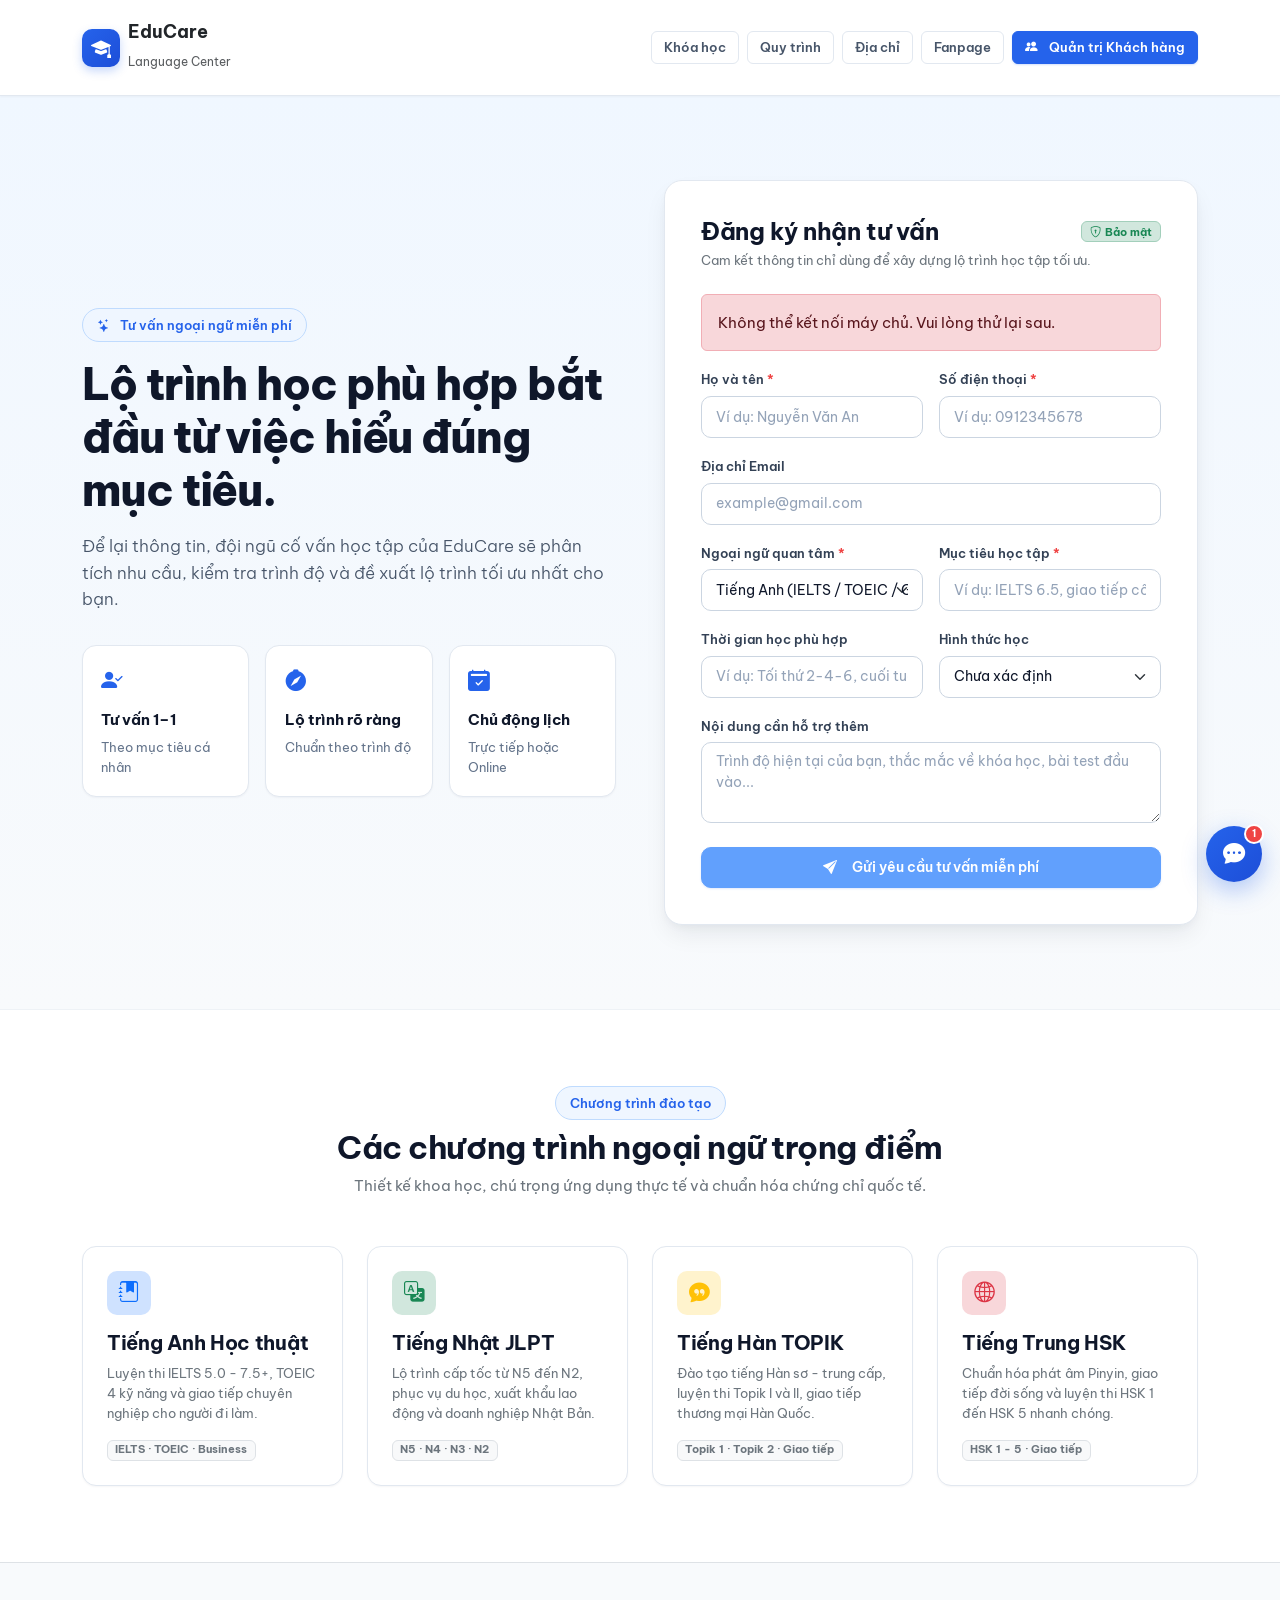
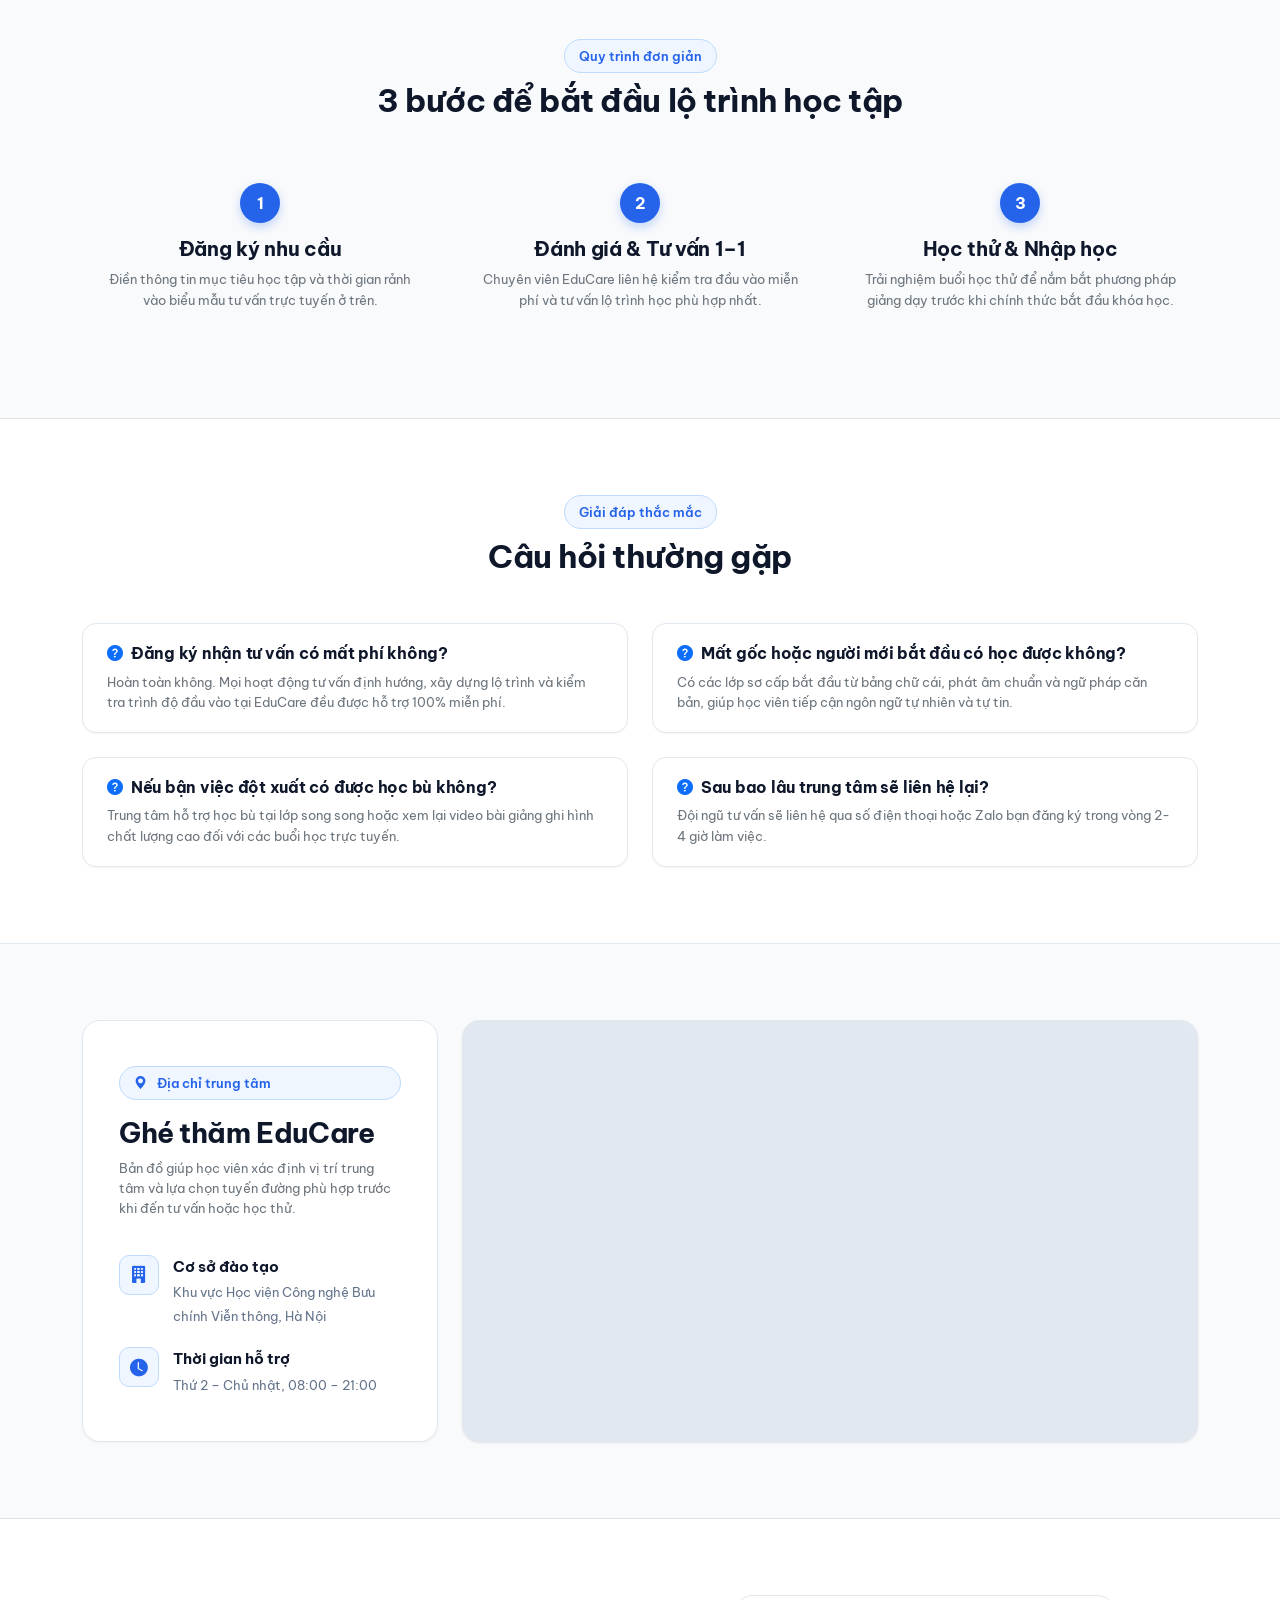
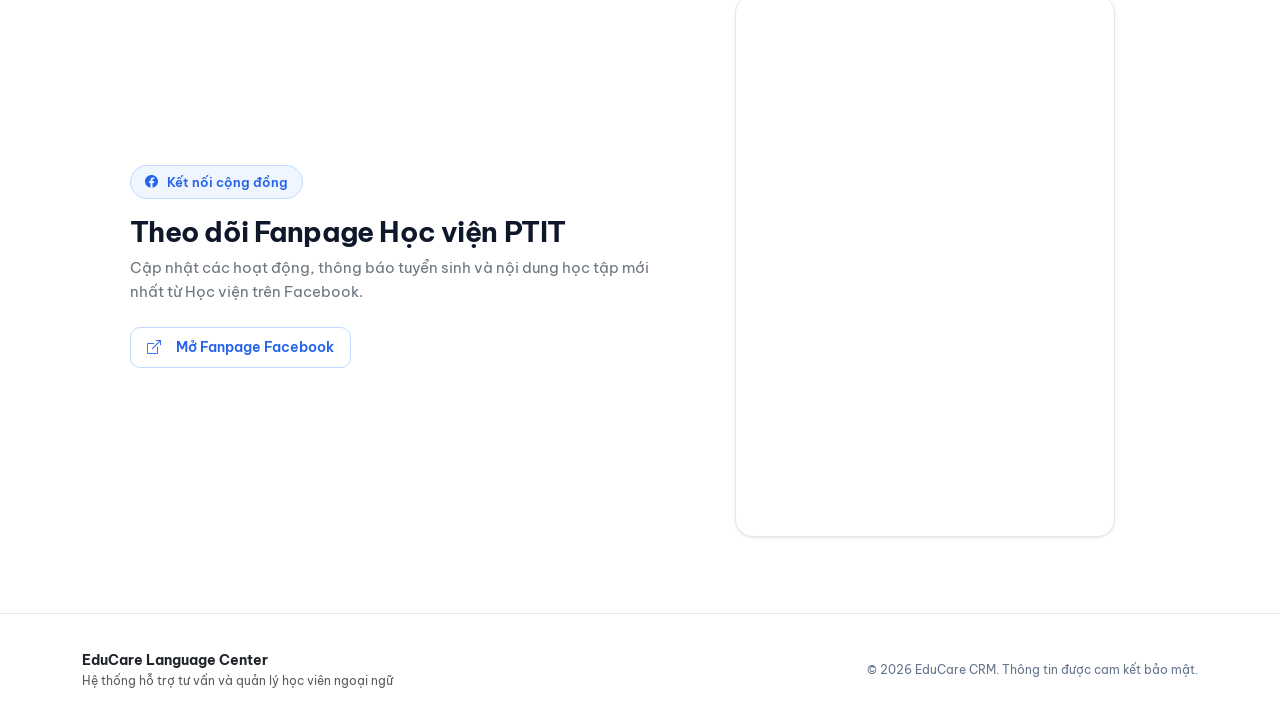
<file: index.html>
<!doctype html>
<html lang="vi">
<head><meta charset="utf-8"><meta name="viewport" content="width=device-width, initial-scale=1"><title>EduCare</title><meta http-equiv="refresh" content="0;url=consultation.html"></head>
<body><p>Đang chuyển đến <a href="consultation.html">trang đăng ký tư vấn</a>…</p></body>
</html>
</file>
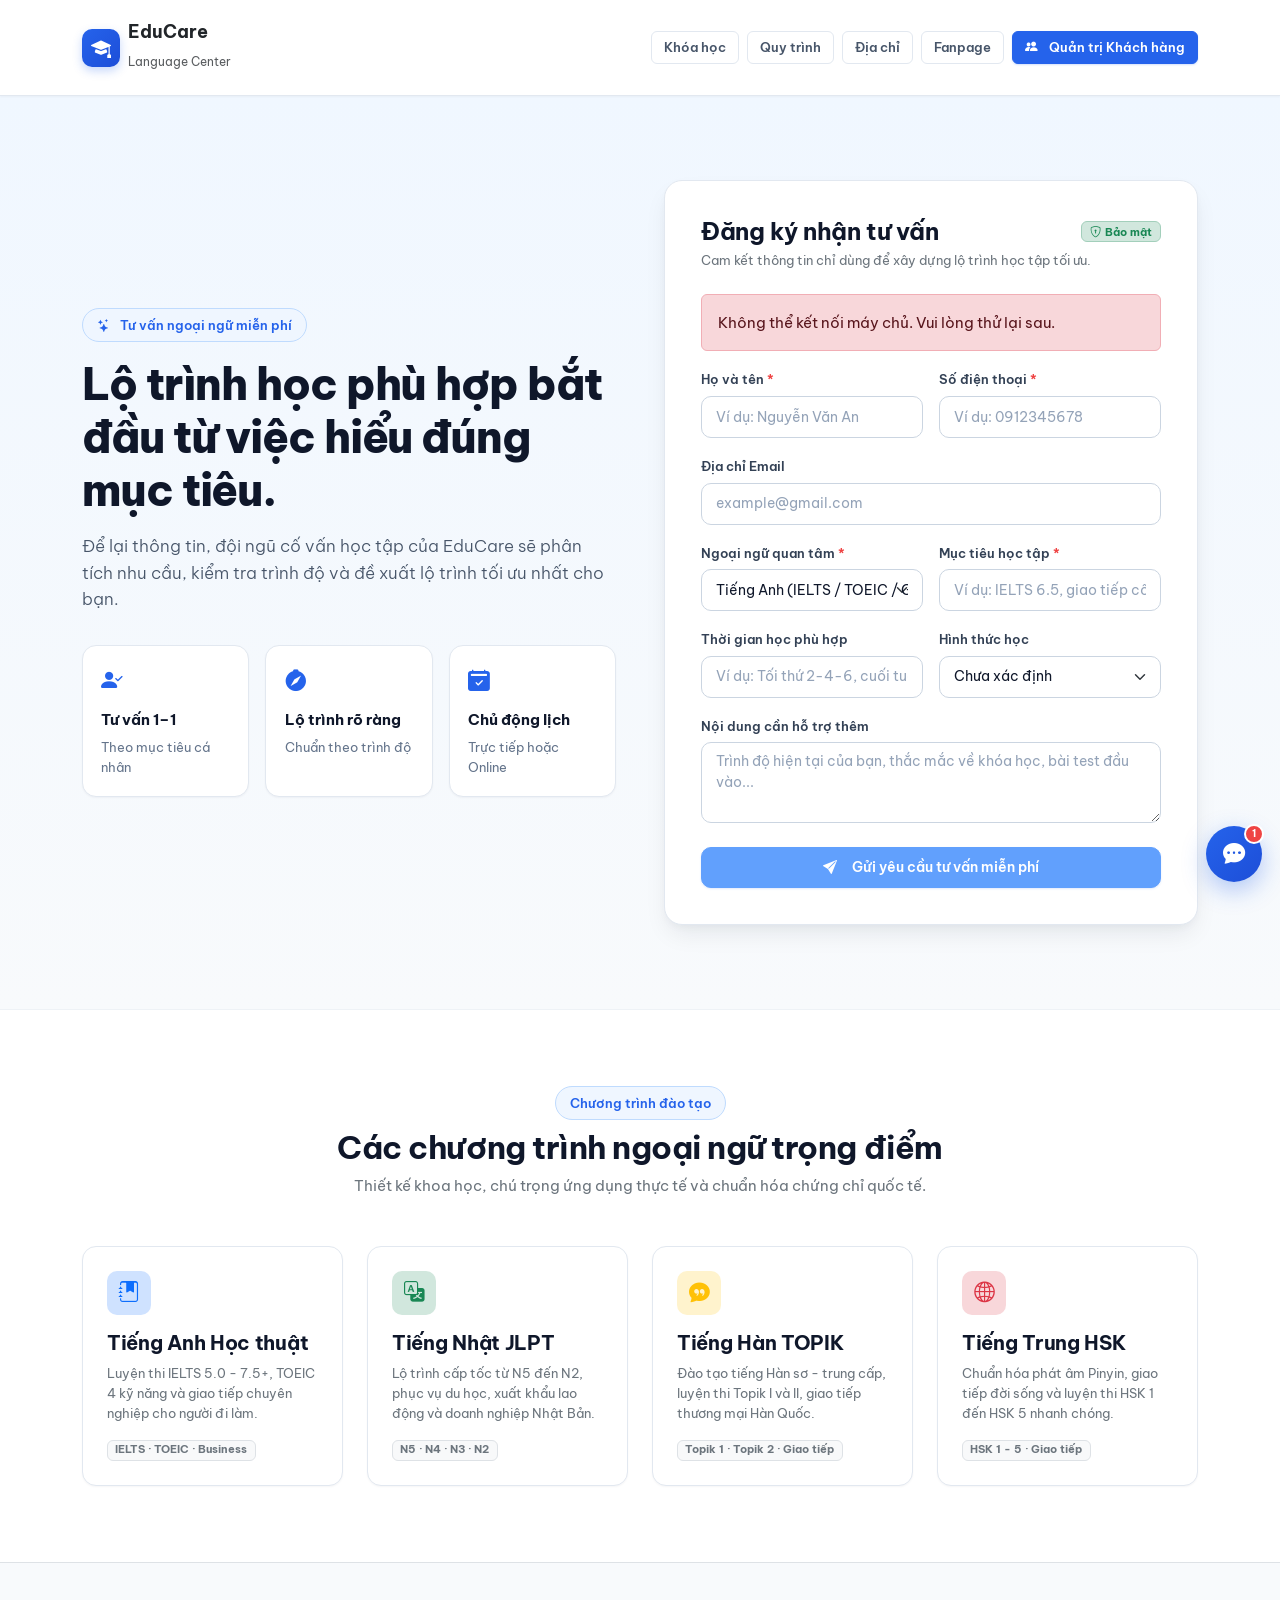
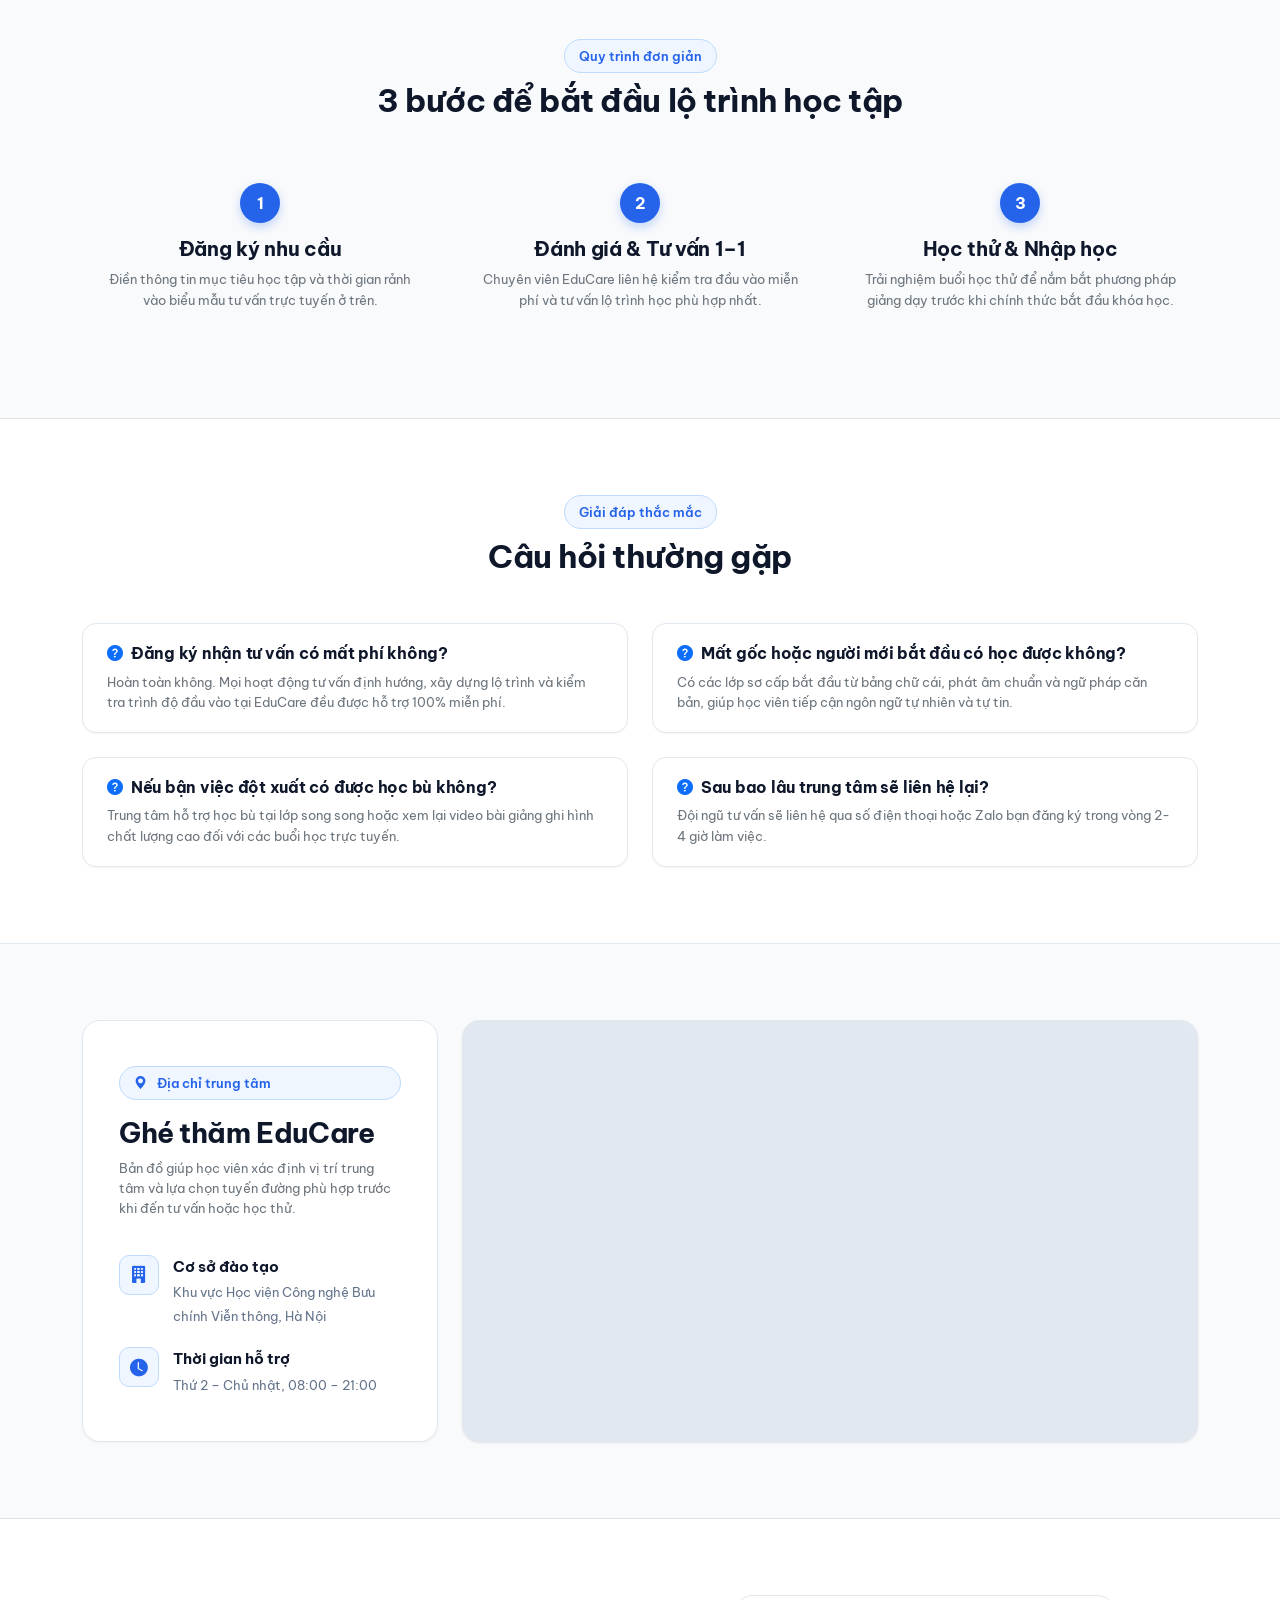
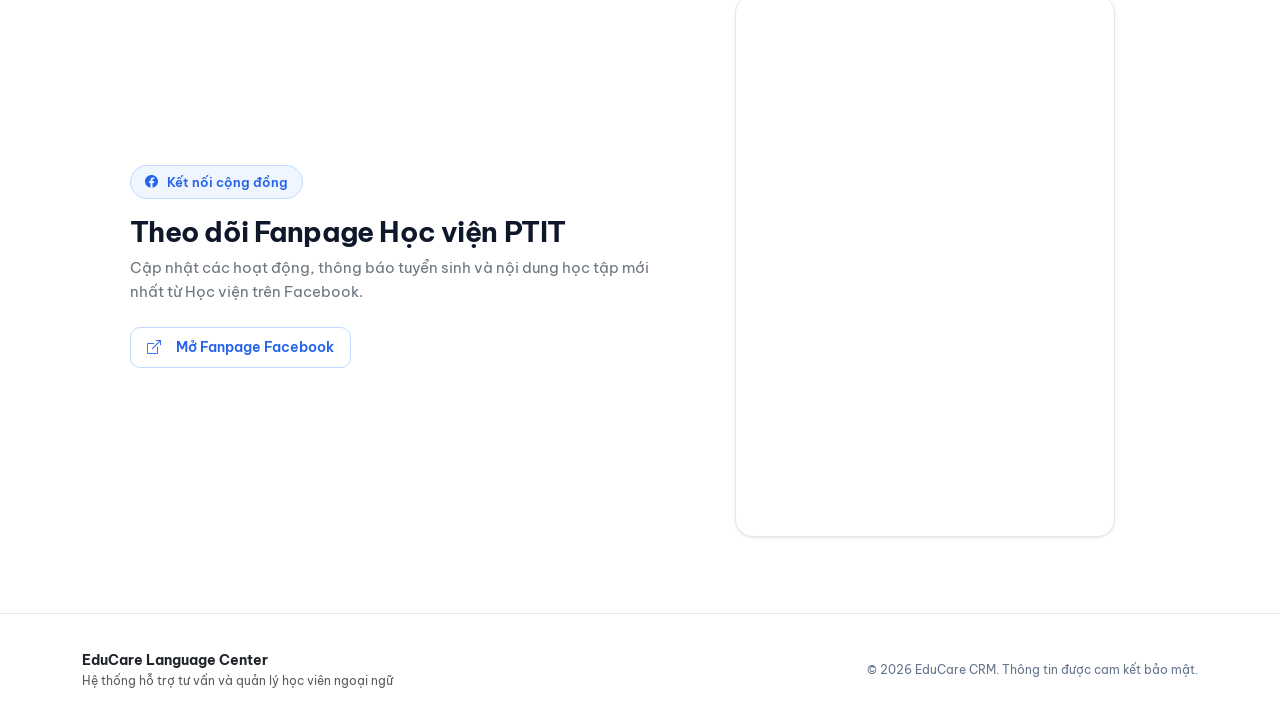
<file: consultation.html>
<!doctype html>
<html lang="vi">
<head>
    <meta charset="utf-8">
    <meta name="viewport" content="width=device-width, initial-scale=1">
    <title>Đăng ký tư vấn | EduCare Language Center</title>
    <link href="https://cdn.jsdelivr.net/npm/bootstrap@5.3.3/dist/css/bootstrap.min.css" rel="stylesheet">
    <link href="https://cdn.jsdelivr.net/npm/bootstrap-icons@1.11.3/font/bootstrap-icons.min.css" rel="stylesheet">
    <link href="assets/css/style.css" rel="stylesheet">
    <link href="assets/css/public.css" rel="stylesheet">
    <link href="assets/css/chatbot.css" rel="stylesheet">
</head>
<body class="public-page">
    <!-- Navbar điều hướng chính -->
    <nav class="navbar navbar-expand-lg public-navbar sticky-top" aria-label="Điều hướng công khai">
        <div class="container py-1">
            <a class="navbar-brand d-flex align-items-center gap-2 fw-bold text-dark text-decoration-none" href="consultation.html">
                <span class="public-brand"><i class="bi bi-mortarboard-fill" aria-hidden="true"></i></span>
                <div>
                    <span class="d-block" style="font-size: 1.15rem; line-height: 1.2;">EduCare</span>
                    <small class="text-muted fw-normal" style="font-size: .75rem;">Language Center</small>
                </div>
            </a>
            <div class="d-flex align-items-center gap-2">
                <a class="btn btn-sm btn-outline-secondary d-none d-sm-inline-flex" href="#coursesSection">Khóa học</a>
                <a class="btn btn-sm btn-outline-secondary d-none d-sm-inline-flex" href="#processSection">Quy trình</a>
                <a class="btn btn-sm btn-outline-secondary d-none d-md-inline-flex" href="#locationSection">Địa chỉ</a>
                <a class="btn btn-sm btn-outline-secondary d-none d-lg-inline-flex" href="#facebookSection">Fanpage</a>
                <a class="btn btn-sm btn-primary" href="customers.html">
                    <i class="bi bi-people-fill me-1" aria-hidden="true"></i>Quản trị Khách hàng
                </a>
            </div>
        </div>
    </nav>

    <main>
        <!-- Hero & Form Section -->
        <section class="public-hero">
            <div class="container">
                <div class="row align-items-center g-5">
                    <div class="col-lg-6">
                        <span class="eyebrow"><i class="bi bi-stars me-1"></i>Tư vấn ngoại ngữ miễn phí</span>
                        <h1 class="mt-3">Lộ trình học phù hợp bắt đầu từ việc hiểu đúng mục tiêu.</h1>
                        <p class="lead mt-3">
                            Để lại thông tin, đội ngũ cố vấn học tập của EduCare sẽ phân tích nhu cầu, kiểm tra trình độ và đề xuất lộ trình tối ưu nhất cho bạn.
                        </p>
                        <div class="row g-3 mt-2">
                            <div class="col-sm-4">
                                <div class="benefit">
                                    <i class="bi bi-person-check-fill" aria-hidden="true"></i>
                                    <strong>Tư vấn 1–1</strong>
                                    <span>Theo mục tiêu cá nhân</span>
                                </div>
                            </div>
                            <div class="col-sm-4">
                                <div class="benefit">
                                    <i class="bi bi-compass-fill" aria-hidden="true"></i>
                                    <strong>Lộ trình rõ ràng</strong>
                                    <span>Chuẩn theo trình độ</span>
                                </div>
                            </div>
                            <div class="col-sm-4">
                                <div class="benefit">
                                    <i class="bi bi-calendar2-check-fill" aria-hidden="true"></i>
                                    <strong>Chủ động lịch</strong>
                                    <span>Trực tiếp hoặc Online</span>
                                </div>
                            </div>
                        </div>
                    </div>

                    <div class="col-lg-6">
                        <section class="consultation-card" id="formCard" aria-labelledby="formTitle">
                            <div class="mb-4">
                                <div class="d-flex align-items-center justify-content-between mb-1">
                                    <h2 id="formTitle" class="h4 fw-bold mb-0">Đăng ký nhận tư vấn</h2>
                                    <span class="badge bg-success-subtle text-success border border-success-subtle px-2 py-1 small">
                                        <i class="bi bi-shield-lock me-1"></i>Bảo mật
                                    </span>
                                </div>
                                <p class="text-secondary small mb-0">Cam kết thông tin chỉ dùng để xây dựng lộ trình học tập tối ưu.</p>
                            </div>

                            <div id="publicAlert" class="alert d-none" role="alert" tabindex="-1"></div>

                            <form id="consultationForm" novalidate>
                                <div class="row g-3">
                                    <div class="col-md-6">
                                        <label class="form-label required" for="fullName">Họ và tên</label>
                                        <input class="form-control" id="fullName" name="full_name" maxlength="100" autocomplete="name" placeholder="Ví dụ: Nguyễn Văn An" required>
                                        <div class="invalid-feedback">Vui lòng nhập họ và tên.</div>
                                    </div>
                                    <div class="col-md-6">
                                        <label class="form-label required" for="phoneNumber">Số điện thoại</label>
                                        <input class="form-control" type="tel" id="phoneNumber" name="phone_number" autocomplete="tel" placeholder="Ví dụ: 0912345678" pattern="(?:\+84|0)[0-9]{8,10}" required>
                                        <div class="invalid-feedback">Nhập số điện thoại hợp lệ (8-11 chữ số).</div>
                                    </div>
                                    <div class="col-12">
                                        <label class="form-label" for="email">Địa chỉ Email</label>
                                        <input class="form-control" type="email" id="email" name="email" autocomplete="email" placeholder="example@gmail.com">
                                        <div class="invalid-feedback">Email chưa đúng định dạng.</div>
                                    </div>
                                    <div class="col-md-6">
                                        <label class="form-label required" for="languageInterest">Ngoại ngữ quan tâm</label>
                                        <select class="form-select" id="languageInterest" name="language_interest" required>
                                            <option value="Tiếng Anh">Tiếng Anh (IELTS / TOEIC / Giao tiếp)</option>
                                            <option value="Tiếng Nhật">Tiếng Nhật (JLPT N5 – N2)</option>
                                            <option value="Tiếng Hàn">Tiếng Hàn (Topik I – II)</option>
                                            <option value="Tiếng Trung">Tiếng Trung (HSK 1 – 6)</option>
                                        </select>
                                    </div>
                                    <div class="col-md-6">
                                        <label class="form-label required" for="learningGoal">Mục tiêu học tập</label>
                                        <input class="form-control" id="learningGoal" name="learning_goal" placeholder="Ví dụ: IELTS 6.5, giao tiếp công việc..." maxlength="100" required>
                                        <div class="invalid-feedback">Vui lòng nhập mục tiêu mong muốn.</div>
                                    </div>
                                    <div class="col-md-6">
                                        <label class="form-label" for="preferredSchedule">Thời gian học phù hợp</label>
                                        <input class="form-control" id="preferredSchedule" name="preferred_schedule" placeholder="Ví dụ: Tối thứ 2-4-6, cuối tuần">
                                    </div>
                                    <div class="col-md-6">
                                        <label class="form-label" for="learningFormat">Hình thức học</label>
                                        <select class="form-select" id="learningFormat" name="learning_format">
                                            <option value="">Chưa xác định</option>
                                            <option value="offline">Học tại trung tâm (Offline)</option>
                                            <option value="online">Học trực tuyến (Online)</option>
                                            <option value="hybrid">Kết hợp linh hoạt (Hybrid)</option>
                                        </select>
                                    </div>
                                    <div class="col-12">
                                        <label class="form-label" for="note">Nội dung cần hỗ trợ thêm</label>
                                        <textarea class="form-control" id="note" name="note" rows="3" maxlength="1000" placeholder="Trình độ hiện tại của bạn, thắc mắc về khóa học, bài test đầu vào..."></textarea>
                                    </div>
                                </div>
                                <input type="hidden" name="source" value="Website">
                                <button class="btn btn-primary btn-lg w-100 mt-4" id="submitConsultation" type="submit">
                                    <i class="bi bi-send-fill me-2"></i>Gửi yêu cầu tư vấn miễn phí
                                </button>
                            </form>
                        </section>
                    </div>
                </div>
            </div>
        </section>

        <!-- Course Highlights Section -->
        <section class="public-section bg-white border-bottom" id="coursesSection">
            <div class="container">
                <div class="text-center max-w-700 mx-auto mb-5">
                    <span class="eyebrow mb-2">Chương trình đào tạo</span>
                    <h2 class="h2 fw-bold">Các chương trình ngoại ngữ trọng điểm</h2>
                    <p class="text-secondary">Thiết kế khoa học, chú trọng ứng dụng thực tế và chuẩn hóa chứng chỉ quốc tế.</p>
                </div>
                <div class="row g-4">
                    <div class="col-md-6 col-lg-3">
                        <div class="course-card">
                            <div class="course-icon bg-primary-subtle text-primary">
                                <i class="bi bi-journal-bookmark-fill"></i>
                            </div>
                            <h3 class="h5 fw-bold mb-2">Tiếng Anh Học thuật</h3>
                            <p class="text-secondary small mb-3">Luyện thi IELTS 5.0 - 7.5+, TOEIC 4 kỹ năng và giao tiếp chuyên nghiệp cho người đi làm.</p>
                            <span class="badge bg-light text-secondary border mt-auto align-self-start">IELTS · TOEIC · Business</span>
                        </div>
                    </div>
                    <div class="col-md-6 col-lg-3">
                        <div class="course-card">
                            <div class="course-icon bg-success-subtle text-success">
                                <i class="bi bi-translate"></i>
                            </div>
                            <h3 class="h5 fw-bold mb-2">Tiếng Nhật JLPT</h3>
                            <p class="text-secondary small mb-3">Lộ trình cấp tốc từ N5 đến N2, phục vụ du học, xuất khẩu lao động và doanh nghiệp Nhật Bản.</p>
                            <span class="badge bg-light text-secondary border mt-auto align-self-start">N5 · N4 · N3 · N2</span>
                        </div>
                    </div>
                    <div class="col-md-6 col-lg-3">
                        <div class="course-card">
                            <div class="course-icon bg-warning-subtle text-warning">
                                <i class="bi bi-chat-quote-fill"></i>
                            </div>
                            <h3 class="h5 fw-bold mb-2">Tiếng Hàn TOPIK</h3>
                            <p class="text-secondary small mb-3">Đào tạo tiếng Hàn sơ - trung cấp, luyện thi Topik I và II, giao tiếp thương mại Hàn Quốc.</p>
                            <span class="badge bg-light text-secondary border mt-auto align-self-start">Topik 1 · Topik 2 · Giao tiếp</span>
                        </div>
                    </div>
                    <div class="col-md-6 col-lg-3">
                        <div class="course-card">
                            <div class="course-icon bg-danger-subtle text-danger">
                                <i class="bi bi-globe2"></i>
                            </div>
                            <h3 class="h5 fw-bold mb-2">Tiếng Trung HSK</h3>
                            <p class="text-secondary small mb-3">Chuẩn hóa phát âm Pinyin, giao tiếp đời sống và luyện thi HSK 1 đến HSK 5 nhanh chóng.</p>
                            <span class="badge bg-light text-secondary border mt-auto align-self-start">HSK 1 - 5 · Giao tiếp</span>
                        </div>
                    </div>
                </div>
            </div>
        </section>

        <!-- 3-Step Process Section -->
        <section class="public-section" id="processSection">
            <div class="container">
                <div class="text-center mb-5">
                    <span class="eyebrow mb-2">Quy trình đơn giản</span>
                    <h2 class="h2 fw-bold">3 bước để bắt đầu lộ trình học tập</h2>
                </div>
                <div class="row g-4 text-center">
                    <div class="col-md-4">
                        <div class="p-3">
                            <div class="step-number mx-auto">1</div>
                            <h3 class="h5 fw-bold mb-2">Đăng ký nhu cầu</h3>
                            <p class="text-secondary small">Điền thông tin mục tiêu học tập và thời gian rảnh vào biểu mẫu tư vấn trực tuyến ở trên.</p>
                        </div>
                    </div>
                    <div class="col-md-4">
                        <div class="p-3">
                            <div class="step-number mx-auto">2</div>
                            <h3 class="h5 fw-bold mb-2">Đánh giá &amp; Tư vấn 1–1</h3>
                            <p class="text-secondary small">Chuyên viên EduCare liên hệ kiểm tra đầu vào miễn phí và tư vấn lộ trình học phù hợp nhất.</p>
                        </div>
                    </div>
                    <div class="col-md-4">
                        <div class="p-3">
                            <div class="step-number mx-auto">3</div>
                            <h3 class="h5 fw-bold mb-2">Học thử &amp; Nhập học</h3>
                            <p class="text-secondary small">Trải nghiệm buổi học thử để nắm bắt phương pháp giảng dạy trước khi chính thức bắt đầu khóa học.</p>
                        </div>
                    </div>
                </div>
            </div>
        </section>

        <!-- FAQ Section -->
        <section class="public-section bg-white border-top">
            <div class="container">
                <div class="text-center mb-5">
                    <span class="eyebrow mb-2">Giải đáp thắc mắc</span>
                    <h2 class="h2 fw-bold">Câu hỏi thường gặp</h2>
                </div>
                <div class="row g-4">
                    <div class="col-md-6">
                        <div class="faq-card">
                            <h3 class="h6 fw-bold mb-2"><i class="bi bi-question-circle-fill text-primary me-2"></i>Đăng ký nhận tư vấn có mất phí không?</h3>
                            <p class="text-secondary small mb-0">Hoàn toàn không. Mọi hoạt động tư vấn định hướng, xây dựng lộ trình và kiểm tra trình độ đầu vào tại EduCare đều được hỗ trợ 100% miễn phí.</p>
                        </div>
                    </div>
                    <div class="col-md-6">
                        <div class="faq-card">
                            <h3 class="h6 fw-bold mb-2"><i class="bi bi-question-circle-fill text-primary me-2"></i>Mất gốc hoặc người mới bắt đầu có học được không?</h3>
                            <p class="text-secondary small mb-0">Có các lớp sơ cấp bắt đầu từ bảng chữ cái, phát âm chuẩn và ngữ pháp căn bản, giúp học viên tiếp cận ngôn ngữ tự nhiên và tự tin.</p>
                        </div>
                    </div>
                    <div class="col-md-6">
                        <div class="faq-card">
                            <h3 class="h6 fw-bold mb-2"><i class="bi bi-question-circle-fill text-primary me-2"></i>Nếu bận việc đột xuất có được học bù không?</h3>
                            <p class="text-secondary small mb-0">Trung tâm hỗ trợ học bù tại lớp song song hoặc xem lại video bài giảng ghi hình chất lượng cao đối với các buổi học trực tuyến.</p>
                        </div>
                    </div>
                    <div class="col-md-6">
                        <div class="faq-card">
                            <h3 class="h6 fw-bold mb-2"><i class="bi bi-question-circle-fill text-primary me-2"></i>Sau bao lâu trung tâm sẽ liên hệ lại?</h3>
                            <p class="text-secondary small mb-0">Đội ngũ tư vấn sẽ liên hệ qua số điện thoại hoặc Zalo bạn đăng ký trong vòng 2-4 giờ làm việc.</p>
                        </div>
                    </div>
                </div>
            </div>
        </section>

        <!-- Location Section (Google Maps) -->
        <section class="public-section location-section" id="locationSection" aria-labelledby="locationTitle">
            <div class="container">
                <div class="row g-4 align-items-stretch">
                    <div class="col-lg-4">
                        <div class="location-info h-100">
                            <span class="eyebrow mb-3"><i class="bi bi-geo-alt-fill me-1" aria-hidden="true"></i>Địa chỉ trung tâm</span>
                            <h2 id="locationTitle" class="h3 fw-bold">Ghé thăm EduCare</h2>
                            <p class="text-secondary small">Bản đồ giúp học viên xác định vị trí trung tâm và lựa chọn tuyến đường phù hợp trước khi đến tư vấn hoặc học thử.</p>
                            <div class="location-detail">
                                <i class="bi bi-building-fill" aria-hidden="true"></i>
                                <div><strong>Cơ sở đào tạo</strong><span>Khu vực Học viện Công nghệ Bưu chính Viễn thông, Hà Nội</span></div>
                            </div>
                            <div class="location-detail">
                                <i class="bi bi-clock-fill" aria-hidden="true"></i>
                                <div><strong>Thời gian hỗ trợ</strong><span>Thứ 2 – Chủ nhật, 08:00 – 21:00</span></div>
                            </div>
                        </div>
                    </div>
                    <div class="col-lg-8">
                        <div class="map-frame">
                            <iframe src="https://www.google.com/maps/embed?pb=!1m18!1m12!1m3!1d3718.8368381272558!2d105.78336726444036!3d20.981142767582767!2m3!1f0!2f0!3f0!3m2!1i1024!2i768!4f13.1!3m3!1m2!1s0x3135accdd8a1ad71%3A0xa2f9b16036648187!2zSOG7jWMgdmnhu4duIEPDtG5nIG5naOG7hyBCxrB1IGNow61uaCB2aeG7hW4gdGjDtG5n!5e0!3m2!1svi!2s!4v1793613702485!5m2!1svi!2s" title="Bản đồ vị trí EduCare Language Center" width="600" height="450" style="border:0;" allowfullscreen loading="lazy" referrerpolicy="strict-origin-when-cross-origin"></iframe>
                        </div>
                    </div>
                </div>
            </div>
        </section>

        <!-- Facebook Fanpage Section -->
        <section class="public-section bg-white border-top" id="facebookSection" aria-labelledby="facebookTitle">
            <div class="container">
                <div class="row g-4 align-items-center justify-content-center">
                    <div class="col-lg-6">
                        <span class="eyebrow mb-3"><i class="bi bi-facebook me-1" aria-hidden="true"></i>Kết nối cộng đồng</span>
                        <h2 id="facebookTitle" class="h3 fw-bold">Theo dõi Fanpage Học viện PTIT</h2>
                        <p class="text-secondary mb-4">Cập nhật các hoạt động, thông báo tuyển sinh và nội dung học tập mới nhất từ Học viện trên Facebook.</p>
                        <a class="btn btn-outline-primary" href="https://www.facebook.com/HocvienPTIT" target="_blank" rel="noopener noreferrer">
                            <i class="bi bi-box-arrow-up-right me-2" aria-hidden="true"></i>Mở Fanpage Facebook
                        </a>
                    </div>
                    <div class="col-lg-5">
                        <div class="facebook-page">
                            <iframe
                                title="Fanpage Học viện PTIT"
                                src="https://www.facebook.com/plugins/page.php?href=https%3A%2F%2Fwww.facebook.com%2FHocvienPTIT&amp;tabs=timeline&amp;width=340&amp;height=500&amp;small_header=false&amp;adapt_container_width=true&amp;hide_cover=false&amp;show_facepile=true"
                                width="340"
                                height="500"
                                style="border:none;overflow:hidden"
                                scrolling="no"
                                frameborder="0"
                                allowfullscreen="true"
                                loading="lazy"
                                allow="autoplay; clipboard-write; encrypted-media; picture-in-picture; web-share">
                            </iframe>
                        </div>
                    </div>
                </div>
            </div>
        </section>
    </main>

    <!-- Footer -->
    <footer class="public-footer">
        <div class="container d-flex flex-wrap justify-content-between align-items-center gap-2">
            <div>
                <strong class="text-dark">EduCare Language Center</strong>
                <span class="d-block small text-muted">Hệ thống hỗ trợ tư vấn và quản lý học viên ngoại ngữ</span>
            </div>
            <div class="small">
                <span>© 2026 EduCare CRM. Thông tin được cam kết bảo mật.</span>
            </div>
        </div>
    </footer>

    <script src="https://cdn.jsdelivr.net/npm/bootstrap@5.3.3/dist/js/bootstrap.bundle.min.js"></script>
    <script src="assets/js/app.js"></script>
    <script src="assets/js/public-consultation.js"></script>
    <script src="assets/js/chatbot.js"></script>
</body>
</html>
</file>
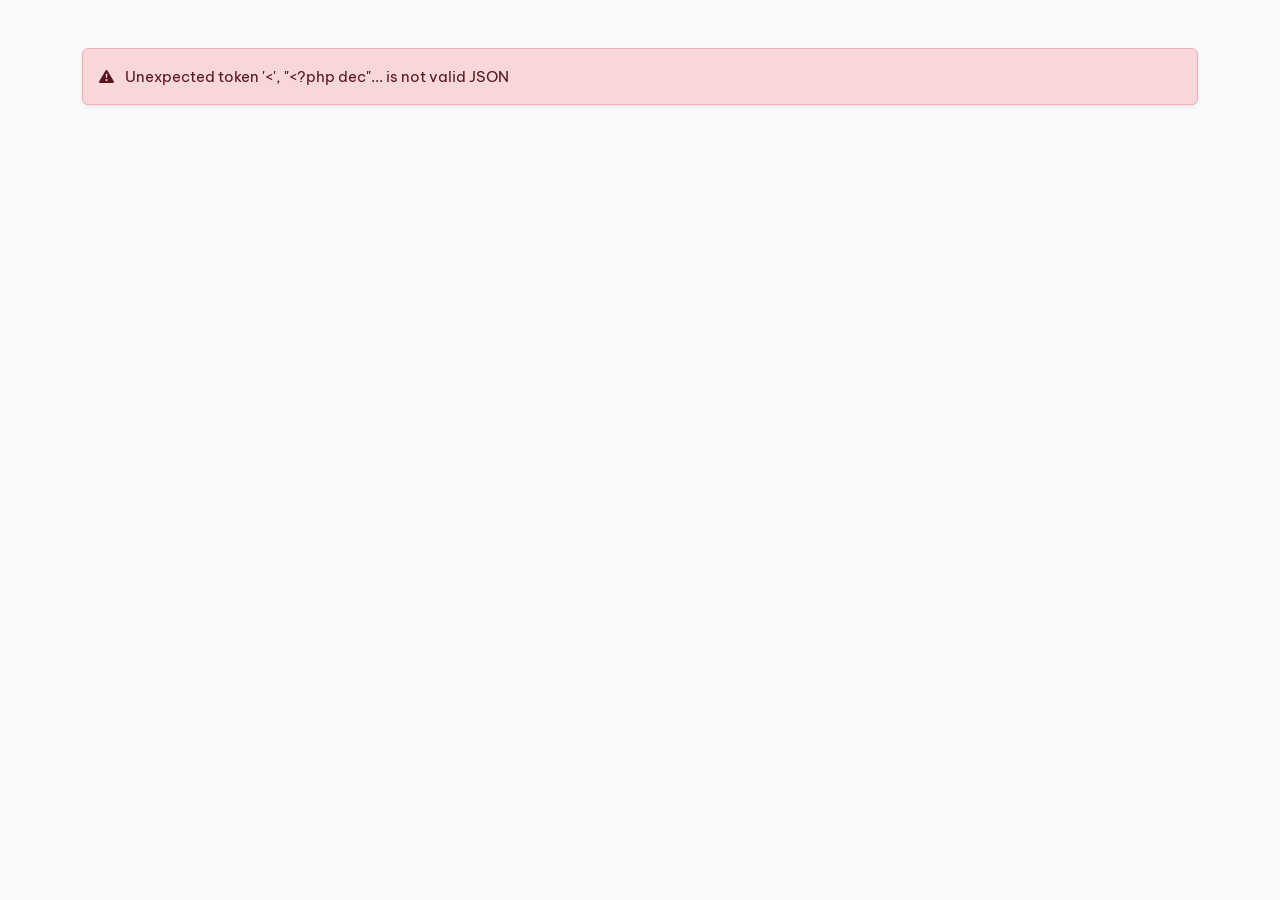
<file: customers.html>
<!doctype html>
<html lang="vi">
<head>
    <meta charset="utf-8">
    <meta name="viewport" content="width=device-width, initial-scale=1">
    <title>Quản lý khách hàng | EduCare CRM</title>
    <link href="https://cdn.jsdelivr.net/npm/bootstrap@5.3.3/dist/css/bootstrap.min.css" rel="stylesheet">
    <link href="https://cdn.jsdelivr.net/npm/bootstrap-icons@1.11.3/font/bootstrap-icons.min.css" rel="stylesheet">
    <link href="assets/css/style.css" rel="stylesheet">
</head>
<body data-page-title="Quản lý khách hàng" data-active-page="customers">
    <!-- layout.js sẽ dựng khung trang và nạp nội dung từ #pageContent -->
    <div id="app"></div>

    <template id="pageContent">
        <!-- Tiêu đề trang & Nút hành động chính -->
        <div class="d-flex flex-wrap justify-content-between align-items-center gap-3 mb-4">
            <div>
                <h2 class="h4 fw-bold mb-1">Quản lý thông tin khách hàng</h2>
                <p class="text-secondary small mb-0">Thực hiện đầy đủ thao tác Thêm, Xem, Sửa, Xóa và Tìm kiếm bằng AJAX.</p>
            </div>
            <button class="btn btn-primary" type="button" id="createCustomerButton">
                <i class="bi bi-person-plus-fill me-1" aria-hidden="true"></i>Thêm khách hàng
            </button>
        </div>

        <!-- Bộ lọc & Tìm kiếm dữ liệu -->
        <section class="panel mb-4" aria-label="Bộ lọc tìm kiếm">
            <div class="row g-3 align-items-end">
                <div class="col-12 col-md-4 col-xl-3">
                    <label class="form-label" for="keyword">Tìm kiếm</label>
                    <div class="search-wrap">
                        <i class="bi bi-search" aria-hidden="true"></i>
                        <input class="form-control" id="keyword" placeholder="Tên, SĐT, email hoặc mã KH">
                    </div>
                </div>
                <div class="col-6 col-md-4 col-xl-2">
                    <label class="form-label" for="typeFilter">Trạng thái tư vấn</label>
                    <select class="form-select" id="typeFilter">
                        <option value="">Tất cả trạng thái</option>
                        <option value="lead">Tiềm năng</option>
                        <option value="consulting">Đang tư vấn</option>
                        <option value="high_interest">Quan tâm cao</option>
                        <option value="appointment">Đã hẹn</option>
                        <option value="registered">Đã đăng ký</option>
                        <option value="no_demand">Chưa có nhu cầu</option>
                        <option value="unreachable">Không liên hệ được</option>
                    </select>
                </div>
                <div class="col-6 col-md-4 col-xl-2">
                    <label class="form-label" for="sourceFilter">Nguồn khách</label>
                    <select class="form-select" id="sourceFilter">
                        <option value="">Tất cả nguồn</option>
                        <option>Website</option>
                        <option>Facebook</option>
                        <option>Zalo</option>
                        <option>Giới thiệu</option>
                        <option>Hotline</option>
                        <option>Khác</option>
                    </select>
                </div>
                <div class="col-6 col-md-4 col-xl-2">
                    <label class="form-label" for="statusFilter">Hồ sơ</label>
                    <select class="form-select" id="statusFilter">
                        <option value="active">Đang hoạt động</option>
                        <option value="inactive">Ngừng theo dõi</option>
                        <option value="">Tất cả</option>
                    </select>
                </div>
                <div class="col-6 col-md-4 col-xl-2">
                    <label class="form-label" for="sortFilter">Sắp xếp</label>
                    <select class="form-select" id="sortFilter">
                        <option value="updated_desc">Mới cập nhật</option>
                        <option value="updated_asc">Cũ cập nhật</option>
                        <option value="name_asc">Tên A–Z</option>
                        <option value="name_desc">Tên Z–A</option>
                    </select>
                </div>
                <div class="col-12 col-md-4 col-xl-1 d-flex">
                    <button class="btn btn-outline-secondary w-100" id="resetFilters" type="button" title="Đặt lại bộ lọc">
                        <i class="bi bi-arrow-counterclockwise" aria-hidden="true"></i>
                    </button>
                </div>
            </div>
        </section>

        <!-- Bảng danh sách khách hàng -->
        <section class="panel" aria-label="Bảng khách hàng">
            <div class="panel-header">
                <div>
                    <h3 class="section-title">Danh sách hồ sơ</h3>
                    <p class="section-subtitle mb-0" id="resultSummary">Đang tải dữ liệu...</p>
                </div>
            </div>

            <div class="table-responsive">
                <table class="table align-middle">
                    <thead>
                        <tr>
                            <th>Khách hàng</th>
                            <th>Nhu cầu &amp; Ngoại ngữ</th>
                            <th>Trạng thái</th>
                            <th>Người phụ trách</th>
                            <th>Cập nhật</th>
                            <th class="text-end">Thao tác</th>
                        </tr>
                    </thead>
                    <tbody id="customerRows"></tbody>
                </table>
            </div>

            <!-- Phân trang bằng AJAX -->
            <div class="d-flex justify-content-end align-items-center mt-3 pt-2">
                <nav aria-label="Phân trang danh sách khách hàng">
                    <ul class="pagination mb-0" id="pagination"></ul>
                </nav>
            </div>
        </section>

        <!-- Modal Thêm / Sửa khách hàng (dùng chung, AJAX xử lý) -->
        <div class="modal fade" id="customerModal" tabindex="-1" aria-labelledby="customerModalTitle" aria-hidden="true">
            <div class="modal-dialog modal-lg modal-dialog-centered modal-dialog-scrollable">
                <div class="modal-content">
                    <form id="customerForm" novalidate>
                        <div class="modal-header">
                            <div>
                                <h3 class="modal-title" id="customerModalTitle">Thêm khách hàng</h3>
                                <p class="modal-subtitle">Điền thông tin khách hàng vào các trường bên dưới.</p>
                            </div>
                            <button type="button" class="btn-close" data-bs-dismiss="modal" aria-label="Đóng"></button>
                        </div>
                        <div class="modal-body">
                            <div id="formAlert" class="alert alert-danger d-none" role="alert" tabindex="-1"></div>
                            <input type="hidden" name="id" id="customerId">

                            <!-- Khối 1: Thông tin cá nhân -->
                            <div class="form-section-title">
                                <i class="bi bi-person me-1"></i>1. Thông tin cá nhân
                            </div>
                            <div class="row g-3 mb-4">
                                <div class="col-md-6">
                                    <label class="form-label required" for="fullName">Họ và tên</label>
                                    <input class="form-control" id="fullName" name="full_name" maxlength="100" placeholder="Ví dụ: Nguyễn Văn An" required>
                                    <div class="invalid-feedback">Vui lòng nhập họ và tên.</div>
                                </div>
                                <div class="col-md-6">
                                    <label class="form-label required" for="phoneNumber">Số điện thoại</label>
                                    <input class="form-control" type="tel" id="phoneNumber" name="phone_number" maxlength="20" pattern="(?:\+84|0)[0-9]{8,10}" placeholder="Ví dụ: 0912345678" required>
                                    <div class="invalid-feedback">Số điện thoại hợp lệ từ 8-11 chữ số.</div>
                                </div>
                                <div class="col-md-6">
                                    <label class="form-label" for="email">Địa chỉ Email</label>
                                    <input class="form-control" type="email" id="email" name="email" placeholder="example@gmail.com">
                                    <div class="invalid-feedback">Email chưa đúng định dạng.</div>
                                </div>
                                <div class="col-md-6">
                                    <label class="form-label" for="occupation">Nghề nghiệp</label>
                                    <input class="form-control" id="occupation" name="occupation" placeholder="Ví dụ: Sinh viên, Kỹ sư, Kế toán...">
                                </div>
                            </div>

                            <!-- Khối 2: Nhu cầu đào tạo & Quản lý -->
                            <div class="form-section-title">
                                <i class="bi bi-journal-text me-1"></i>2. Nhu cầu đào tạo &amp; Quản trị
                            </div>
                            <div class="row g-3">
                                <div class="col-md-6">
                                    <label class="form-label required" for="languageInterest">Ngoại ngữ quan tâm</label>
                                    <input class="form-control" id="languageInterest" name="language_interest" placeholder="Tiếng Anh, Tiếng Nhật, Hàn, Trung..." required>
                                    <div class="invalid-feedback">Vui lòng nhập ngoại ngữ.</div>
                                </div>
                                <div class="col-md-6">
                                    <label class="form-label" for="learningGoal">Mục tiêu học tập</label>
                                    <input class="form-control" id="learningGoal" name="learning_goal" placeholder="Ví dụ: IELTS 6.5, JLPT N3, Giao tiếp...">
                                </div>
                                <div class="col-md-4">
                                    <label class="form-label" for="currentLevel">Trình độ hiện tại</label>
                                    <input class="form-control" id="currentLevel" name="current_level" placeholder="Mới bắt đầu, Sơ cấp, B1...">
                                </div>
                                <div class="col-md-4">
                                    <label class="form-label" for="preferredSchedule">Thời gian mong muốn</label>
                                    <input class="form-control" id="preferredSchedule" name="preferred_schedule" placeholder="Tối thứ 2-4-6, cuối tuần...">
                                </div>
                                <div class="col-md-4">
                                    <label class="form-label" for="learningFormat">Hình thức học</label>
                                    <select class="form-select" id="learningFormat" name="learning_format">
                                        <option value="">Chưa xác định</option>
                                        <option value="offline">Tại trung tâm (Offline)</option>
                                        <option value="online">Trực tuyến (Online)</option>
                                        <option value="hybrid">Kết hợp (Hybrid)</option>
                                    </select>
                                </div>
                                <div class="col-md-4">
                                    <label class="form-label" for="source">Nguồn khách hàng</label>
                                    <select class="form-select" id="source" name="source">
                                        <option>Website</option>
                                        <option>Facebook</option>
                                        <option>Zalo</option>
                                        <option>Giới thiệu</option>
                                        <option>Hotline</option>
                                        <option>Khác</option>
                                    </select>
                                </div>
                                <div class="col-md-4">
                                    <label class="form-label" for="customerType">Trạng thái tư vấn</label>
                                    <select class="form-select" id="customerType" name="customer_type">
                                        <option value="lead">Tiềm năng</option>
                                        <option value="consulting">Đang tư vấn</option>
                                        <option value="high_interest">Quan tâm cao</option>
                                        <option value="appointment">Đã hẹn</option>
                                        <option value="registered">Đã đăng ký</option>
                                        <option value="no_demand">Chưa có nhu cầu</option>
                                        <option value="unreachable">Không liên hệ được</option>
                                    </select>
                                </div>
                                <div class="col-md-4">
                                    <label class="form-label" for="customerStatus">Trạng thái hồ sơ</label>
                                    <select class="form-select" id="customerStatus" name="status">
                                        <option value="active">Đang hoạt động</option>
                                        <option value="inactive">Ngừng theo dõi</option>
                                    </select>
                                </div>
                                <div class="col-12">
                                    <label class="form-label" for="note">Ghi chú bổ sung</label>
                                    <textarea class="form-control" id="note" name="note" rows="3" placeholder="Nhập thêm ghi chú về nhu cầu, trao đổi..."></textarea>
                                </div>
                            </div>
                        </div>
                        <div class="modal-footer">
                            <button type="button" class="btn btn-light" data-bs-dismiss="modal">Hủy bỏ</button>
                            <button type="submit" class="btn btn-primary" id="saveCustomerButton">
                                <i class="bi bi-check2 me-1" aria-hidden="true"></i>Lưu khách hàng
                            </button>
                        </div>
                    </form>
                </div>
            </div>
        </div>

        <!-- Modal xác nhận xóa khách hàng -->
        <div class="modal fade" id="deleteCustomerModal" tabindex="-1" aria-labelledby="deleteCustomerTitle" aria-hidden="true">
            <div class="modal-dialog modal-dialog-centered">
                <div class="modal-content">
                    <div class="modal-header border-0 pb-0">
                        <button type="button" class="btn-close" data-bs-dismiss="modal" aria-label="Đóng"></button>
                    </div>
                    <div class="modal-body text-center pt-0 px-4">
                        <div class="d-inline-flex align-items-center justify-content-center rounded-circle bg-danger-subtle text-danger mb-3" style="width: 52px; height: 52px; font-size: 1.5rem;">
                            <i class="bi bi-trash3"></i>
                        </div>
                        <h3 class="modal-title fs-5 mb-2" id="deleteCustomerTitle">Xác nhận xóa hồ sơ</h3>
                        <p class="text-secondary mb-3">
                            Bạn có chắc chắn muốn xóa hồ sơ khách hàng <strong class="text-dark" id="deleteCustomerName"></strong>?
                        </p>
                        <div class="alert alert-warning py-2 small mb-0 text-start">
                            <i class="bi bi-exclamation-triangle-fill me-1"></i>
                            Hành động này sẽ xóa vĩnh viễn dữ liệu khỏi hệ thống và không thể hoàn tác.
                        </div>
                    </div>
                    <div class="modal-footer border-0 justify-content-center pb-4">
                        <button type="button" class="btn btn-light px-4" data-bs-dismiss="modal">Hủy</button>
                        <button type="button" class="btn btn-danger px-4" id="confirmDeleteButton">
                            <i class="bi bi-trash3 me-1"></i>Xóa vĩnh viễn
                        </button>
                    </div>
                </div>
            </div>
        </div>
    </template>

    <script src="https://cdn.jsdelivr.net/npm/bootstrap@5.3.3/dist/js/bootstrap.bundle.min.js"></script>
    <script src="assets/js/app.js"></script>
    <script src="assets/js/layout.js"></script>
    <script src="assets/js/customers.js"></script>
</body>
</html>
</file>
<file: assets/css/style.css>
@import url('https://fonts.googleapis.com/css2?family=Be+Vietnam+Pro:wght@400;500;600;700&display=swap');

/* ==========================================================================
   1. ROOT VARIABLES & DESIGN TOKENS
   ========================================================================== */
:root {
    --primary: #2563eb;
    --primary-hover: #1d4ed8;
    --primary-subtle: #eff6ff;
    --primary-border: #bfdbfe;

    --surface: #ffffff;
    --background: #f8fafc;
    --foreground: #0f172a;
    --foreground-muted: #64748b;
    --border: #e2e8f0;
    --border-hover: #cbd5e1;

    --success: #10b981;
    --success-subtle: #ecfdf5;
    --success-border: #a7f3d0;
    --success-text: #047857;

    --warning: #f59e0b;
    --warning-subtle: #fffbeb;
    --warning-border: #fde68a;
    --warning-text: #b45309;

    --danger: #ef4444;
    --danger-subtle: #fef2f2;
    --danger-border: #fecaca;
    --danger-text: #b91c1c;

    --info: #0ea5e9;
    --info-subtle: #f0f9ff;
    --info-border: #bae6fd;
    --info-text: #0369a1;

    --radius-sm: 6px;
    --radius: 10px;
    --radius-lg: 14px;
    --radius-xl: 18px;

    --shadow-xs: 0 1px 2px rgba(15, 23, 42, 0.04);
    --shadow-sm: 0 1px 3px rgba(15, 23, 42, 0.06), 0 1px 2px rgba(15, 23, 42, 0.04);
    --shadow: 0 4px 6px -1px rgba(15, 23, 42, 0.07), 0 2px 4px -2px rgba(15, 23, 42, 0.05);
    --shadow-lg: 0 12px 24px -4px rgba(15, 23, 42, 0.08), 0 4px 8px -2px rgba(15, 23, 42, 0.04);
}

/* ==========================================================================
   2. BASE & TYPOGRAPHY
   ========================================================================== */
* { box-sizing: border-box; }

body {
    margin: 0;
    color: var(--foreground);
    background-color: var(--background);
    font-family: "Be Vietnam Pro", -apple-system, BlinkMacSystemFont, "Segoe UI", Roboto, sans-serif;
    font-size: 0.9375rem;
    line-height: 1.55;
    -webkit-font-smoothing: antialiased;
}

h1, h2, h3, h4, h5, h6 {
    color: var(--foreground);
    font-weight: 700;
    letter-spacing: -0.015em;
}

a {
    color: var(--primary);
    text-decoration: none;
    transition: color 0.15s ease;
}
a:hover { color: var(--primary-hover); }

button, input, select, textarea {
    font-family: inherit;
    touch-action: manipulation;
}

:focus-visible {
    outline: 2px solid var(--primary);
    outline-offset: 2px;
}

/* ==========================================================================
   3. ADMIN LAYOUT & NAVBAR
   ========================================================================== */
.admin-layout {
    min-height: 100vh;
    display: flex;
    flex-direction: column;
}

.admin-navbar {
    background: var(--surface);
    border-bottom: 1px solid var(--border);
    padding: 0.75rem 0;
    box-shadow: var(--shadow-xs);
    position: sticky;
    top: 0;
    z-index: 1020;
}

.admin-brand {
    display: flex;
    align-items: center;
    gap: 0.75rem;
    text-decoration: none;
    color: var(--foreground);
}

.admin-brand-logo {
    width: 38px;
    height: 38px;
    border-radius: var(--radius);
    background: linear-gradient(135deg, #2563eb 0%, #1d4ed8 100%);
    color: #fff;
    display: inline-grid;
    place-items: center;
    font-size: 1.25rem;
    box-shadow: 0 4px 10px rgba(37, 99, 235, 0.25);
}

.admin-brand-title {
    font-size: 1.125rem;
    font-weight: 700;
    line-height: 1.2;
    margin: 0;
    display: flex;
    align-items: center;
    gap: 0.35rem;
}

.admin-brand-badge {
    font-size: 0.65rem;
    font-weight: 700;
    padding: 2px 6px;
    border-radius: var(--radius-sm);
    background: var(--primary-subtle);
    color: var(--primary);
    border: 1px solid var(--primary-border);
    letter-spacing: 0.04em;
}

.admin-brand-subtitle {
    font-size: 0.775rem;
    color: var(--foreground-muted);
    font-weight: 500;
    display: block;
}

.admin-container {
    max-width: 1320px;
    margin-inline: auto;
    width: 100%;
}

/* ==========================================================================
   4. PANELS & CARDS
   ========================================================================== */
.panel {
    background: var(--surface);
    border: 1px solid var(--border);
    border-radius: var(--radius-lg);
    padding: 1.5rem;
    box-shadow: var(--shadow-xs);
    transition: box-shadow 0.2s ease, border-color 0.2s ease;
}

.panel:hover {
    box-shadow: var(--shadow-sm);
}

.panel-header {
    display: flex;
    justify-content: space-between;
    align-items: center;
    flex-wrap: wrap;
    gap: 1rem;
    margin-bottom: 1.25rem;
}

.section-title {
    font-size: 1.1rem;
    font-weight: 700;
    margin: 0;
    color: var(--foreground);
}

.section-subtitle {
    color: var(--foreground-muted);
    font-size: 0.85rem;
    margin-top: 0.25rem;
}

/* ==========================================================================
   5. FORM CONTROLS & SEARCH
   ========================================================================== */
.form-label {
    font-weight: 600;
    font-size: 0.8125rem;
    color: #334155;
    margin-bottom: 0.4rem;
}

.required::after {
    content: " *";
    color: var(--danger);
    font-weight: 700;
}

.form-control,
.form-select {
    min-height: 42px;
    font-size: 0.875rem;
    color: var(--foreground);
    background-color: var(--surface);
    border: 1px solid #cbd5e1;
    border-radius: var(--radius);
    padding: 0.5rem 0.875rem;
    transition: border-color 0.15s ease, box-shadow 0.15s ease;
}

.form-control::placeholder {
    color: #94a3b8;
    font-size: 0.85rem;
}

.form-control:focus,
.form-select:focus {
    border-color: var(--primary);
    box-shadow: 0 0 0 3px rgba(37, 99, 235, 0.12);
    outline: none;
}

.search-wrap {
    position: relative;
}

.search-wrap i {
    position: absolute;
    left: 12px;
    top: 50%;
    transform: translateY(-50%);
    color: #94a3b8;
    font-size: 0.95rem;
    pointer-events: none;
}

.search-wrap .form-control {
    padding-left: 38px;
}

/* ==========================================================================
   6. BUTTONS
   ========================================================================== */
.btn {
    display: inline-flex;
    align-items: center;
    justify-content: center;
    gap: 0.45rem;
    font-weight: 600;
    font-size: 0.875rem;
    border-radius: var(--radius);
    padding: 0.55rem 1rem;
    min-height: 40px;
    transition: all 0.18s ease;
    border: 1px solid transparent;
}

.btn-sm {
    min-height: 32px;
    padding: 0.35rem 0.75rem;
    font-size: 0.8125rem;
    border-radius: var(--radius-sm);
}

.btn-primary {
    background-color: var(--primary);
    border-color: var(--primary);
    color: #fff;
    box-shadow: 0 1px 2px rgba(37, 99, 235, 0.2);
}

.btn-primary:hover,
.btn-primary:focus {
    background-color: var(--primary-hover);
    border-color: var(--primary-hover);
    color: #fff;
    transform: translateY(-1px);
    box-shadow: 0 4px 10px rgba(37, 99, 235, 0.25);
}

.btn-outline-primary {
    color: var(--primary);
    background-color: transparent;
    border-color: var(--primary-border);
}

.btn-outline-primary:hover {
    color: #fff;
    background-color: var(--primary);
    border-color: var(--primary);
}

.btn-outline-secondary {
    color: #475569;
    background-color: var(--surface);
    border-color: var(--border);
}

.btn-outline-secondary:hover {
    color: var(--foreground);
    background-color: #f1f5f9;
    border-color: #cbd5e1;
}

.btn-light {
    color: #334155;
    background-color: #f1f5f9;
    border-color: #e2e8f0;
}
.btn-light:hover {
    background-color: #e2e8f0;
    color: #0f172a;
}

/* Action buttons in Table */
.btn-action {
    display: inline-flex;
    align-items: center;
    gap: 0.35rem;
    padding: 0.3rem 0.65rem;
    font-size: 0.785rem;
    font-weight: 600;
    border-radius: var(--radius-sm);
    transition: all 0.15s ease;
    border: 1px solid var(--border);
    background: #fff;
}

.btn-action-edit {
    color: var(--primary);
}
.btn-action-edit:hover {
    background: var(--primary-subtle);
    border-color: var(--primary-border);
    color: var(--primary-hover);
}

.btn-action-delete {
    color: var(--danger);
}
.btn-action-delete:hover {
    background: var(--danger-subtle);
    border-color: var(--danger-border);
    color: var(--danger-text);
}

/* ==========================================================================
   7. TABLE STYLES & ROW RENDERING
   ========================================================================== */
.table-responsive {
    border-radius: var(--radius);
    overflow: hidden;
}

.table {
    margin-bottom: 0;
    vertical-align: middle;
    width: 100%;
}

.table thead th {
    background-color: #f8fafc;
    color: #64748b;
    font-size: 0.725rem;
    font-weight: 700;
    text-transform: uppercase;
    letter-spacing: 0.05em;
    padding: 0.75rem 1rem;
    border-bottom: 1px solid var(--border);
    white-space: nowrap;
}

.table tbody tr {
    transition: background-color 0.15s ease;
    border-bottom: 1px solid #f1f5f9;
}

.table tbody tr:hover {
    background-color: #f8fafc;
}

.table td {
    padding: 0.875rem 1rem;
    font-size: 0.875rem;
    border-bottom-color: #f1f5f9;
}

/* Customer Name Column with Avatar */
.customer-cell {
    display: flex;
    align-items: center;
    gap: 0.75rem;
}

.customer-avatar {
    width: 36px;
    height: 36px;
    border-radius: 50%;
    display: inline-grid;
    place-items: center;
    font-weight: 700;
    font-size: 0.775rem;
    color: #1e40af;
    background: #dbeafe;
    flex-shrink: 0;
}

.customer-name {
    font-weight: 600;
    color: var(--foreground);
    line-height: 1.3;
}

.customer-meta {
    font-size: 0.78rem;
    color: var(--foreground-muted);
    margin-top: 2px;
}

/* Source tag */
.source-chip {
    display: inline-flex;
    align-items: center;
    gap: 0.25rem;
    margin-top: 4px;
    padding: 2px 7px;
    border: 1px solid var(--border);
    border-radius: 999px;
    color: #475569;
    background: #f8fafc;
    font-size: 0.7rem;
    font-weight: 500;
}

/* Status Badges */
.status-badge {
    display: inline-flex;
    align-items: center;
    gap: 6px;
    padding: 4px 10px;
    border-radius: 999px;
    font-size: 0.75rem;
    font-weight: 600;
    white-space: nowrap;
    border: 1px solid transparent;
}

.status-badge::before {
    content: "";
    width: 6px;
    height: 6px;
    border-radius: 50%;
    background: currentColor;
}

.badge-lead {
    color: #1e40af;
    background: #eff6ff;
    border-color: #bfdbfe;
}

.badge-consulting {
    color: #0369a1;
    background: #f0f9ff;
    border-color: #bae6fd;
}

.badge-high_interest {
    color: #b45309;
    background: #fffbeb;
    border-color: #fde68a;
}

.badge-appointment {
    color: #6b21a8;
    background: #faf5ff;
    border-color: #e9d5ff;
}

.badge-registered {
    color: #047857;
    background: #ecfdf5;
    border-color: #a7f3d0;
}

.badge-no_demand {
    color: #475569;
    background: #f1f5f9;
    border-color: #cbd5e1;
}

.badge-unreachable {
    color: #b91c1c;
    background: #fef2f2;
    border-color: #fecaca;
}

/* ==========================================================================
   8. PAGINATION & EMPTY STATE
   ========================================================================== */
.pagination {
    gap: 4px;
}

.pagination .page-link {
    border: 1px solid var(--border);
    border-radius: var(--radius-sm);
    color: #475569;
    font-size: 0.8125rem;
    font-weight: 600;
    padding: 0.35rem 0.75rem;
    min-width: 34px;
    text-align: center;
    transition: all 0.15s ease;
}

.pagination .page-link:hover {
    background-color: #f1f5f9;
    color: var(--primary);
    border-color: #cbd5e1;
}

.pagination .page-item.active .page-link {
    background-color: var(--primary);
    border-color: var(--primary);
    color: #fff;
    box-shadow: 0 1px 3px rgba(37, 99, 235, 0.3);
}

.empty-state {
    padding: 48px 20px;
    text-align: center;
    color: var(--foreground-muted);
}

.empty-state i {
    display: block;
    font-size: 2.2rem;
    color: #cbd5e1;
    margin-bottom: 0.75rem;
}

.loading-skeleton {
    min-height: 180px;
    display: grid;
    place-items: center;
    color: var(--foreground-muted);
}

/* ==========================================================================
   9. MODALS
   ========================================================================== */
.modal-content {
    border: 1px solid var(--border);
    border-radius: var(--radius-xl);
    box-shadow: var(--shadow-lg);
    overflow: hidden;
}

.modal-header {
    padding: 1.25rem 1.5rem;
    border-bottom: 1px solid #f1f5f9;
    background: #fff;
}

.modal-title {
    font-size: 1.125rem;
    font-weight: 700;
    color: var(--foreground);
    margin: 0;
}

.modal-subtitle {
    color: var(--foreground-muted);
    font-size: 0.8125rem;
    margin: 0.25rem 0 0;
}

.modal-body {
    padding: 1.5rem;
    background: #fff;
}

.modal-footer {
    padding: 1rem 1.5rem;
    border-top: 1px solid #f1f5f9;
    background: #f8fafc;
    gap: 0.5rem;
}

.form-section-title {
    font-size: 0.825rem;
    font-weight: 700;
    text-transform: uppercase;
    letter-spacing: 0.05em;
    color: var(--primary);
    margin-bottom: 0.875rem;
    display: flex;
    align-items: center;
    gap: 0.5rem;
}

.form-section-title::after {
    content: "";
    flex: 1;
    height: 1px;
    background: #e2e8f0;
}

/* ==========================================================================
   10. TOAST & NOTIFICATIONS
   ========================================================================== */
.toast {
    border: 1px solid var(--border);
    border-radius: var(--radius);
    box-shadow: var(--shadow-lg);
    background: #fff;
}

.toast-header {
    background: #fff;
    border-bottom: 1px solid #f1f5f9;
    padding: 0.65rem 0.85rem;
    font-size: 0.85rem;
}

.toast-body {
    padding: 0.85rem;
    font-size: 0.875rem;
}
</file>
<file: assets/css/public.css>
/* ==========================================================================
   PUBLIC PAGE STYLES (Landing, Consultation, Courses, Map, Fanpage)
   ========================================================================== */

.public-page {
    min-height: 100vh;
    background-color: var(--background);
}

/* Navbar */
.public-navbar {
    background: #ffffff;
    border-bottom: 1px solid var(--border);
    padding: 0.75rem 0;
    box-shadow: var(--shadow-xs);
}

.public-brand {
    width: 38px;
    height: 38px;
    border-radius: var(--radius);
    background: linear-gradient(135deg, #2563eb 0%, #1d4ed8 100%);
    color: #fff;
    display: inline-grid;
    place-items: center;
    font-size: 1.25rem;
    box-shadow: 0 4px 10px rgba(37, 99, 235, 0.25);
}

/* Hero Section */
.public-hero {
    padding: clamp(48px, 7vw, 84px) 0;
    background: linear-gradient(180deg, #f0f7ff 0%, #f8fafc 100%);
    border-bottom: 1px solid #eef2f6;
}

.eyebrow {
    display: inline-flex;
    align-items: center;
    gap: 0.35rem;
    padding: 6px 14px;
    border-radius: 999px;
    color: var(--primary);
    background: var(--primary-subtle);
    border: 1px solid var(--primary-border);
    font-size: 0.8125rem;
    font-weight: 600;
}

.public-hero h1 {
    color: #0f172a;
    font-size: clamp(2rem, 3.5vw, 2.75rem);
    font-weight: 800;
    line-height: 1.2;
    letter-spacing: -0.025em;
}

.public-hero .lead {
    color: #475569;
    font-size: 1.05rem;
    line-height: 1.6;
}

/* Benefit Cards */
.benefit {
    height: 100%;
    display: flex;
    flex-direction: column;
    gap: 0.35rem;
    padding: 1.15rem;
    background: #ffffff;
    border: 1px solid #e2e8f0;
    border-radius: var(--radius-lg);
    box-shadow: var(--shadow-xs);
    transition: transform 0.2s ease, box-shadow 0.2s ease;
}

.benefit:hover {
    transform: translateY(-2px);
    box-shadow: var(--shadow-sm);
}

.benefit i {
    color: var(--primary);
    font-size: 1.35rem;
    margin-bottom: 0.25rem;
}

.benefit strong {
    font-size: 0.95rem;
    color: var(--foreground);
}

.benefit span {
    color: var(--foreground-muted);
    font-size: 0.8125rem;
}

/* Consultation Form Card */
.consultation-card {
    padding: clamp(24px, 3.5vw, 36px);
    background: #ffffff;
    border: 1px solid var(--border);
    border-radius: var(--radius-xl);
    box-shadow: var(--shadow-lg);
}

/* Content Sections */
.public-section {
    padding: clamp(48px, 6vw, 76px) 0;
}

.course-card {
    height: 100%;
    background: #ffffff;
    border: 1px solid var(--border);
    border-radius: var(--radius-lg);
    padding: 1.5rem;
    box-shadow: var(--shadow-xs);
    transition: transform 0.2s ease, box-shadow 0.2s ease, border-color 0.2s ease;
    display: flex;
    flex-direction: column;
}

.course-card:hover {
    transform: translateY(-4px);
    box-shadow: var(--shadow);
    border-color: #cbd5e1;
}

.course-icon {
    width: 44px;
    height: 44px;
    display: grid;
    place-items: center;
    border-radius: var(--radius);
    font-size: 1.3rem;
    margin-bottom: 1rem;
}

.step-number {
    width: 40px;
    height: 40px;
    display: grid;
    place-items: center;
    border-radius: 50%;
    background: var(--primary);
    color: #fff;
    font-weight: 700;
    font-size: 1rem;
    margin-bottom: 0.875rem;
    box-shadow: 0 4px 10px rgba(37, 99, 235, 0.25);
}

.faq-card {
    background: #ffffff;
    border: 1px solid var(--border);
    border-radius: var(--radius-lg);
    padding: 1.25rem 1.5rem;
    height: 100%;
    box-shadow: var(--shadow-xs);
    transition: border-color 0.15s ease;
}

.faq-card:hover {
    border-color: #cbd5e1;
}

/* Location & Map Section */
.location-section {
    background: #f8fafc;
    border-top: 1px solid var(--border);
}

.location-info {
    display: flex;
    flex-direction: column;
    justify-content: center;
    padding: clamp(24px, 3.5vw, 36px);
    background: #ffffff;
    border: 1px solid var(--border);
    border-radius: var(--radius-xl);
    box-shadow: var(--shadow-xs);
}

.location-detail {
    display: flex;
    align-items: flex-start;
    gap: 0.875rem;
    margin-top: 1.25rem;
}

.location-detail > i {
    flex-shrink: 0;
    width: 40px;
    height: 40px;
    display: grid;
    place-items: center;
    color: var(--primary);
    background: var(--primary-subtle);
    border: 1px solid var(--primary-border);
    border-radius: var(--radius);
    font-size: 1.1rem;
}

.location-detail strong {
    display: block;
    margin-bottom: 2px;
    font-size: 0.9375rem;
    color: var(--foreground);
}

.location-detail span {
    color: var(--foreground-muted);
    font-size: 0.84rem;
}

.map-frame {
    height: 100%;
    min-height: 420px;
    overflow: hidden;
    background: #e2e8f0;
    border: 1px solid var(--border);
    border-radius: var(--radius-xl);
    box-shadow: var(--shadow-sm);
}

.map-frame iframe {
    display: block;
    width: 100%;
    height: 100%;
    min-height: 420px;
    border: 0;
}

/* Facebook Fanpage Frame */
.facebook-page {
    width: min(100%, 380px);
    min-height: 500px;
    margin-inline: auto;
    display: grid;
    place-items: center;
    overflow: hidden;
    background: #ffffff;
    border: 1px solid var(--border);
    border-radius: var(--radius-xl);
    padding: 1.25rem;
    box-shadow: var(--shadow-sm);
}

.facebook-page iframe {
    display: block;
    width: 340px;
    max-width: 100%;
    min-height: 500px;
    border: 0;
}

/* Public Footer */
.public-footer {
    padding: 2.25rem 0;
    color: var(--foreground-muted);
    background: #ffffff;
    border-top: 1px solid var(--border);
    font-size: 0.875rem;
}
</file>
<file: assets/css/chatbot.css>
.chatbot {
    position: fixed;
    right: max(18px, env(safe-area-inset-right, 0px));
    bottom: max(18px, env(safe-area-inset-bottom, 0px));
    z-index: 1080;
    font-family: "Be Vietnam Pro", -apple-system, BlinkMacSystemFont, "Segoe UI", Roboto, sans-serif;
}

.chatbot-toggle {
    position: relative;
    width: 56px;
    height: 56px;
    display: grid;
    place-items: center;
    border: 0;
    border-radius: 50%;
    color: #fff;
    background: linear-gradient(135deg, #2563eb 0%, #1d4ed8 100%);
    box-shadow: 0 8px 24px rgba(37, 99, 235, 0.35);
    font-size: 1.4rem;
    transition: transform 0.2s ease, box-shadow 0.2s ease;
}

.chatbot-toggle:hover {
    transform: translateY(-3px) scale(1.02);
    box-shadow: 0 12px 28px rgba(37, 99, 235, 0.45);
}

.chatbot-toggle:focus-visible,
.chatbot-close:focus-visible,
.chatbot-send:focus-visible,
.chatbot-suggestion:focus-visible,
.chatbot-input:focus-visible {
    outline: 2px solid #2563eb;
    outline-offset: 2px;
}

.chatbot-notification {
    position: absolute;
    top: -2px;
    right: -2px;
    min-width: 20px;
    height: 20px;
    display: grid;
    place-items: center;
    padding-inline: 5px;
    border: 2px solid #fff;
    border-radius: 999px;
    color: #fff;
    background: #ef4444;
    font-size: 0.65rem;
    font-weight: 700;
}

.chatbot-panel {
    position: absolute;
    right: 0;
    bottom: 72px;
    width: min(380px, calc(100vw - 32px));
    height: min(580px, calc(100dvh - 120px));
    min-height: 460px;
    overflow: hidden;
    display: grid;
    grid-template-rows: auto minmax(0, 1fr) auto auto auto;
    background: #ffffff;
    border: 1px solid #e2e8f0;
    border-radius: 18px;
    box-shadow: 0 20px 40px rgba(15, 23, 42, 0.16);
}

.chatbot-panel[hidden] {
    display: none !important;
}

.chatbot-header {
    display: grid;
    grid-template-columns: 40px minmax(0, 1fr) 34px;
    gap: 12px;
    align-items: center;
    padding: 14px 16px;
    color: #fff;
    background: linear-gradient(135deg, #1e3a8a 0%, #0f172a 100%);
}

.chatbot-header strong,
.chatbot-header span {
    display: block;
}

.chatbot-header strong {
    font-size: 0.925rem;
    font-weight: 700;
    line-height: 1.25;
}

.chatbot-header span {
    color: #93c5fd;
    font-size: 0.725rem;
}

.chatbot-avatar {
    width: 40px;
    height: 40px;
    display: grid;
    place-items: center;
    border-radius: 10px;
    color: #ffffff;
    background: rgba(255, 255, 255, 0.15);
    backdrop-filter: blur(4px);
    font-size: 1.15rem;
}

.chatbot-close {
    width: 34px;
    height: 34px;
    display: grid;
    place-items: center;
    border: 0;
    border-radius: 8px;
    color: #cbd5e1;
    background: transparent;
    transition: all 0.15s ease;
}

.chatbot-close:hover {
    color: #fff;
    background: rgba(255, 255, 255, 0.15);
}

.chatbot-messages {
    min-height: 0;
    overflow-y: auto;
    display: flex;
    flex-direction: column;
    gap: 10px;
    padding: 16px;
    background: #f8fafc;
}

.chatbot-message {
    max-width: 86%;
    padding: 10px 14px;
    border-radius: 14px;
    font-size: 0.84rem;
    line-height: 1.5;
    overflow-wrap: anywhere;
}

.chatbot-message-bot {
    align-self: flex-start;
    color: #0f172a;
    background: #ffffff;
    border: 1px solid #e2e8f0;
    border-bottom-left-radius: 4px;
    box-shadow: 0 1px 2px rgba(15, 23, 42, 0.04);
}

.chatbot-message-user {
    align-self: flex-end;
    color: #ffffff;
    background: #2563eb;
    border-bottom-right-radius: 4px;
    box-shadow: 0 2px 6px rgba(37, 99, 235, 0.25);
}

.chatbot-message-loading {
    color: #64748b;
    font-style: italic;
}

.chatbot-message-error {
    color: #991b1b;
    background: #fef2f2;
    border-color: #fecaca;
}

.chatbot-send:disabled,
.chatbot-input:disabled {
    cursor: wait;
    opacity: 0.7;
}

.chatbot-suggestions {
    display: flex;
    gap: 6px;
    overflow-x: auto;
    padding: 8px 12px;
    border-top: 1px solid #f1f5f9;
    background: #ffffff;
    scrollbar-width: thin;
}

.chatbot-suggestion {
    flex: 0 0 auto;
    min-height: 30px;
    padding: 4px 10px;
    border: 1px solid #bfdbfe;
    border-radius: 999px;
    color: #1e40af;
    background: #eff6ff;
    font-size: 0.725rem;
    font-weight: 600;
    white-space: nowrap;
    transition: all 0.15s ease;
}

.chatbot-suggestion:hover {
    background: #dbeafe;
    border-color: #93c5fd;
}

.chatbot-form {
    display: grid;
    grid-template-columns: minmax(0, 1fr) 40px;
    gap: 8px;
    padding: 10px 12px;
    border-top: 1px solid #e2e8f0;
    background: #ffffff;
}

.chatbot-input {
    min-width: 0;
    min-height: 40px;
    padding: 8px 12px;
    border: 1px solid #cbd5e1;
    border-radius: 8px;
    color: #0f172a;
    background: #ffffff;
    font: inherit;
    font-size: 0.84rem;
}

.chatbot-input:focus {
    border-color: #2563eb;
    box-shadow: 0 0 0 3px rgba(37, 99, 235, 0.12);
    outline: none;
}

.chatbot-send {
    width: 40px;
    height: 40px;
    display: grid;
    place-items: center;
    border: 0;
    border-radius: 8px;
    color: #fff;
    background: #2563eb;
    transition: background-color 0.15s ease;
}

.chatbot-send:hover {
    background: #1d4ed8;
}

.chatbot-note {
    padding: 0 12px 8px;
    color: #94a3b8;
    background: #ffffff;
    text-align: center;
    font-size: 0.65rem;
}

@media (max-width: 575.98px) {
    .chatbot {
        right: max(12px, env(safe-area-inset-right, 0px));
        bottom: max(12px, env(safe-area-inset-bottom, 0px));
    }
    .chatbot-panel {
        position: fixed;
        inset: auto 12px calc(78px + env(safe-area-inset-bottom, 0px)) 12px;
        width: auto;
        height: min(540px, calc(100dvh - 100px));
    }
}

@media (prefers-reduced-motion: reduce) {
    .chatbot-toggle {
        transition: none;
    }
}
</file>
